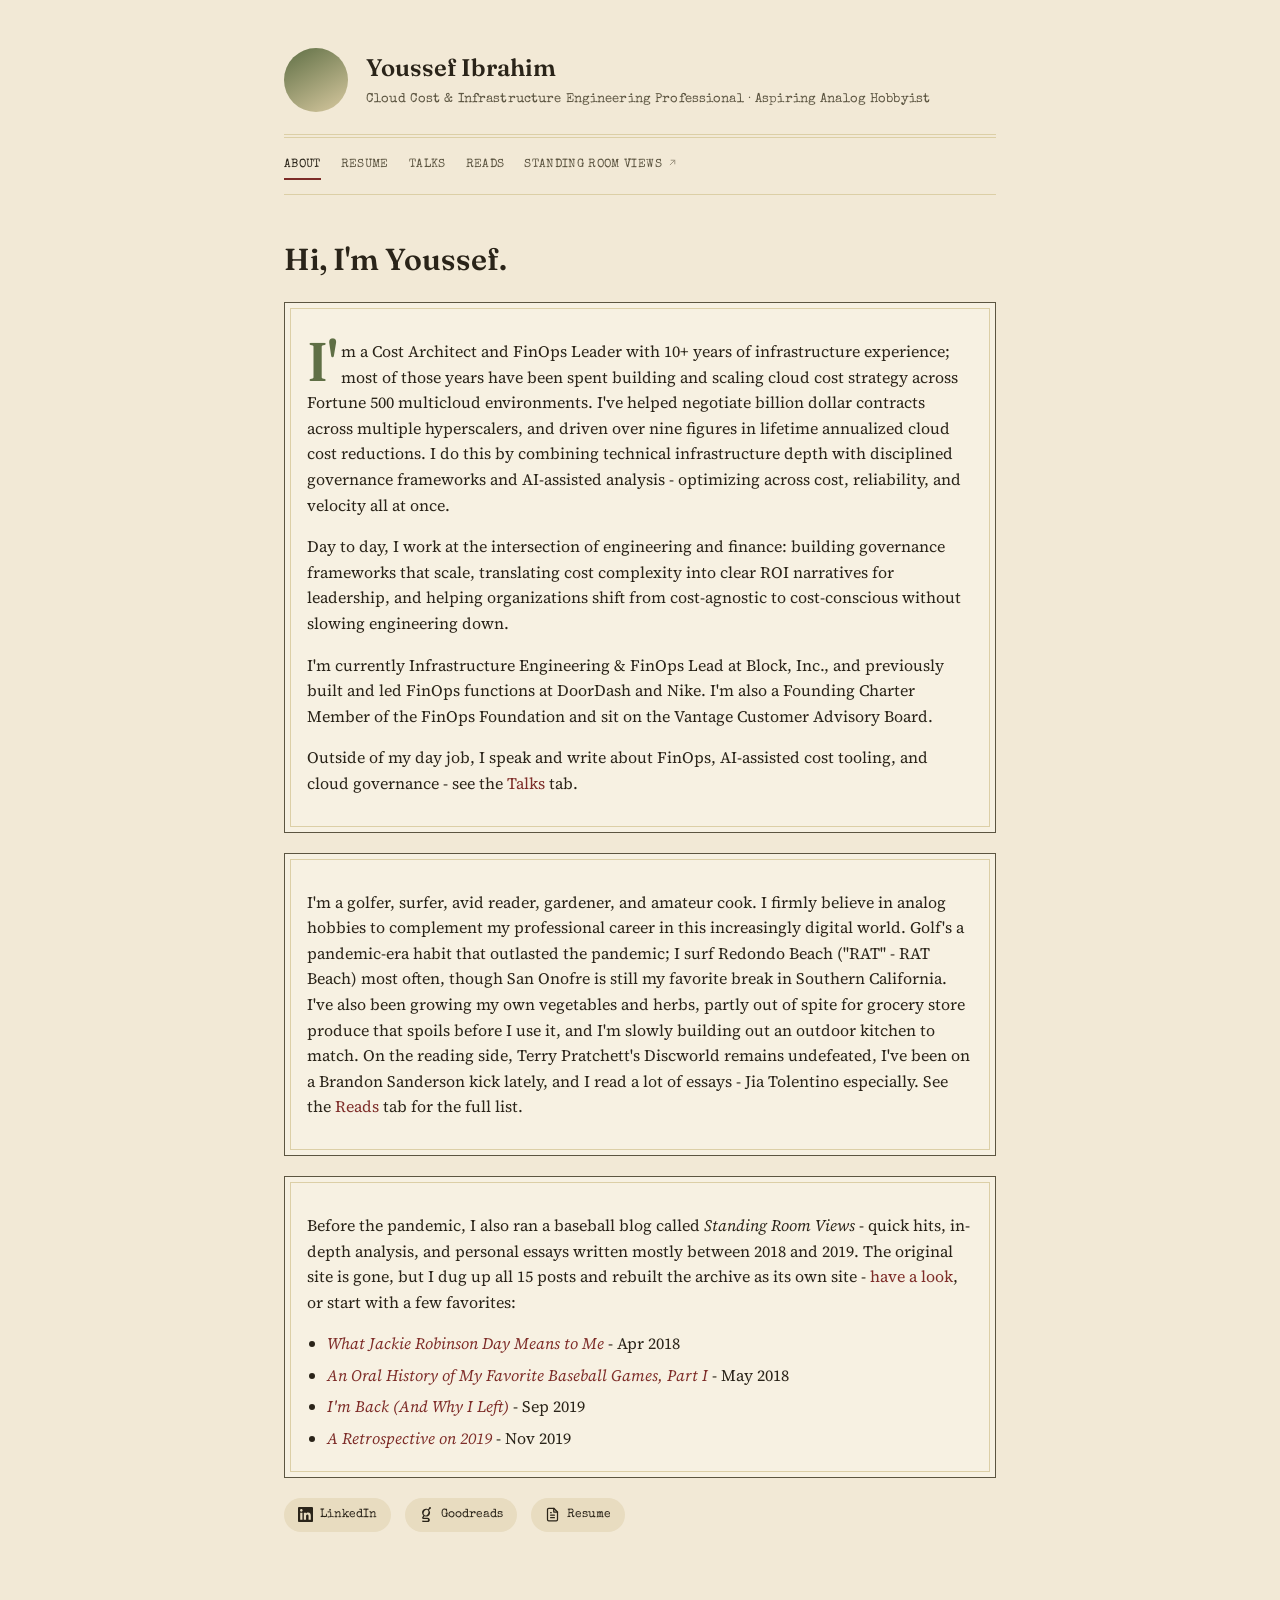
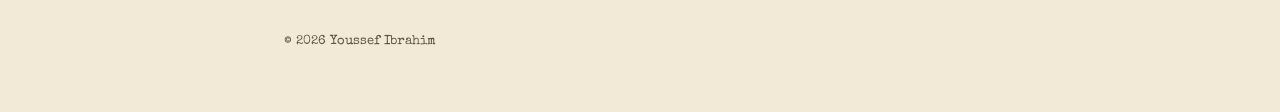
<file: index.html>
<!DOCTYPE html>
<html lang="en">
<head>
<meta charset="UTF-8">
<meta name="viewport" content="width=device-width, initial-scale=1.0">
<title>Youssef Ibrahim</title>
<link rel="stylesheet" href="https://fonts.googleapis.com/css2?family=Fraunces:ital,opsz,wght@0,9..144,440;0,9..144,600;1,9..144,500&family=Source+Serif+4:opsz,wght@8..60,400;8..60,600&family=Cormorant+Garamond:ital,wght@0,500;1,500;1,600&family=Special+Elite&display=swap">
<link rel="stylesheet" href="style.css">
</head>
<body>

<header class="site-header">
  <div class="brand-row">
    <div class="avatar"></div>
    <div>
      <p class="brand-name">Youssef Ibrahim</p>
      <p class="brand-tagline">Cloud Cost &amp; Infrastructure Engineering Professional &middot; Aspiring Analog Hobbyist</p>
    </div>
  </div>
  <div class="rule-pair"></div>
  <nav class="site-nav">
    <a href="index.html" class="active">About</a>
    <a href="resume.html">Resume</a>
    <a href="talks.html">Talks</a>
    <a href="reads.html">Reads</a>
    <a href="https://yti93.github.io/standing-room-views/">Standing Room Views<svg class="nav-external-icon" fill="none" stroke="currentColor" stroke-width="2" stroke-linecap="round" stroke-linejoin="round" viewBox="0 0 24 24" xmlns="http://www.w3.org/2000/svg"><path d="M7 17L17 7M9 7h8v8"/></svg></a>
  </nav>
</header>

<main class="wrap">
  <h1>Hi, I'm Youssef.</h1>

  <div class="card dropcap">
    <p>I'm a Cost Architect and FinOps Leader with 10+ years of infrastructure experience; most
    of those years have been spent building and scaling cloud cost strategy across Fortune 500
    multicloud environments. I've helped negotiate billion dollar contracts across multiple
    hyperscalers, and driven over nine figures in lifetime annualized cloud cost reductions. I
    do this by combining technical infrastructure depth with disciplined governance frameworks
    and AI-assisted analysis - optimizing across cost, reliability, and velocity all at
    once.</p>

    <p>Day to day, I work at the intersection of engineering and finance: building governance
    frameworks that scale, translating cost complexity into clear ROI narratives for
    leadership, and helping organizations shift from cost-agnostic to cost-conscious without
    slowing engineering down.</p>

    <p>I'm currently Infrastructure Engineering &amp; FinOps Lead at Block, Inc., and previously
    built and led FinOps functions at DoorDash and Nike. I'm also a Founding Charter Member of
    the FinOps Foundation and sit on the Vantage Customer Advisory Board.</p>

    <p>Outside of my day job, I speak and write about FinOps, AI-assisted cost tooling, and
    cloud governance - see the <a href="talks.html">Talks</a> tab.</p>
  </div>

  <div class="card">
    <p>I'm a golfer, surfer, avid reader, gardener, and amateur cook. I firmly believe in analog
    hobbies to complement my professional career in this increasingly digital world. Golf's a
    pandemic-era habit that outlasted the pandemic; I surf Redondo Beach ("RAT" - RAT Beach)
    most often, though San Onofre is still my favorite break in Southern California. I've also
    been growing my own vegetables and herbs, partly out of spite for grocery store produce that
    spoils before I use it, and I'm slowly building out an outdoor kitchen to match. On the
    reading side, Terry Pratchett's Discworld remains undefeated, I've been on a Brandon
    Sanderson kick lately, and I read a lot of essays - Jia Tolentino especially. See the
    <a href="reads.html">Reads</a> tab for the full list.</p>
  </div>

  <div class="card">
    <p>Before the pandemic, I also ran a baseball blog called <em>Standing Room Views</em> -
    quick hits, in-depth analysis, and personal essays written mostly between 2018 and 2019. The
    original site is gone, but I dug up all 15 posts and rebuilt the archive as its own site -
    <a href="https://yti93.github.io/standing-room-views/" target="_blank" rel="noopener">have a
    look</a>, or start with a few favorites:</p>

    <ul class="tight">
      <li><a href="https://yti93.github.io/standing-room-views/2018/04/22/what-jackie-robinson-day-means-to-me/" target="_blank" rel="noopener"><em>What Jackie Robinson Day Means to Me</em></a> - Apr 2018</li>
      <li><a href="https://yti93.github.io/standing-room-views/2018/05/10/an-oral-history-of-my-favorite-baseball-games-part-i/" target="_blank" rel="noopener"><em>An Oral History of My Favorite Baseball Games, Part I</em></a> - May 2018</li>
      <li><a href="https://yti93.github.io/standing-room-views/2019/09/30/im-back-and-why-i-left/" target="_blank" rel="noopener"><em>I'm Back (And Why I Left)</em></a> - Sep 2019</li>
      <li><a href="https://yti93.github.io/standing-room-views/2019/11/05/a-retrospective-on-2019/" target="_blank" rel="noopener"><em>A Retrospective on 2019</em></a> - Nov 2019</li>
    </ul>
  </div>

  <div class="links-row">
    <a href="https://www.linkedin.com/in/yousseftibrahim/" target="_blank" rel="noopener">
      <svg fill="currentColor" role="img" viewBox="0 0 24 24" xmlns="http://www.w3.org/2000/svg"><title>LinkedIn</title><path d="M20.447 20.452h-3.554v-5.569c0-1.328-.027-3.037-1.852-3.037-1.853 0-2.136 1.445-2.136 2.939v5.667H9.351V9h3.414v1.561h.046c.477-.9 1.637-1.85 3.37-1.85 3.601 0 4.267 2.37 4.267 5.455v6.286zM5.337 7.433c-1.144 0-2.063-.926-2.063-2.065 0-1.138.92-2.063 2.063-2.063 1.14 0 2.064.925 2.064 2.063 0 1.139-.925 2.065-2.064 2.065zm1.782 13.019H3.555V9h3.564v11.452zM22.225 0H1.771C.792 0 0 .774 0 1.729v20.542C0 23.227.792 24 1.771 24h20.451C23.2 24 24 23.227 24 22.271V1.729C24 .774 23.2 0 22.222 0h.003z"/></svg>
      LinkedIn
    </a>
    <a href="https://www.goodreads.com/user/show/31605655-youssef-ibrahim" target="_blank" rel="noopener">
      <svg fill="currentColor" role="img" viewBox="0 0 24 24" xmlns="http://www.w3.org/2000/svg"><title>Goodreads</title><path d="M17.346.026c.422-.083.859.037 1.179.325.346.284.55.705.557 1.153-.023.457-.247.88-.612 1.156l-2.182 1.748a.601.601 0 0 0-.255.43.52.52 0 0 0 .11.424 5.886 5.886 0 0 1 .832 6.58c-1.394 2.79-4.503 3.99-7.501 2.927a.792.792 0 0 0-.499-.01c-.224.07-.303.18-.453.383l-.014.02-.941 1.254s-.792.985.457.935c3.027-.119 3.817-.119 5.439-.01 2.641.18 3.806 1.903 3.806 3.275 0 1.623-1.036 3.383-3.809 3.383a117.46 117.46 0 0 0-5.517-.03c-.31.005-.597.013-.835.02-.228.006-.41.011-.52.011-.712 0-1.648-.186-1.66-1.068-.008-.729.624-1.12 1.11-1.172.43-.045.815.007 1.24.064.252.034.518.07.815.088.185.011.366.025.552.038.53.038 1.102.08 1.926.087.427.005.759.01 1.025.015.695.012.941.016 1.28-.015 1.248-.112 1.832-.61 1.832-1.376 0-.805-.584-1.264-1.698-1.414-1.564-.213-2.33-.163-3.72-.074a87.66 87.66 0 0 1-1.669.095c-.608.029-2.449.026-2.682-1.492-.053-.416-.073-1.116.807-2.325l.75-1.003c.36-.49.582-.898.053-1.559 0 0-.39-.468-.52-.638-1.215-1.587-1.512-4.08-.448-6.114 1.577-3.011 5.4-4.26 8.37-2.581.253.143.438.203.655.163.201-.032.27-.167.363-.344.02-.04.042-.082.067-.126.004-.01.241-.465.535-1.028l.734-1.41a1.493 1.493 0 0 1 1.041-.785ZM9.193 13.243c1.854.903 3.912.208 5.254-2.47 1.352-2.699.827-5.11-1.041-6.023C10.918 3.537 8.81 5.831 8.017 7.41c-1.355 2.698-.717 4.886 1.147 5.818Z"/></svg>
      Goodreads
    </a>
    <a href="resume.html">
      <svg fill="none" stroke="currentColor" stroke-width="2" stroke-linecap="round" stroke-linejoin="round" viewBox="0 0 24 24" xmlns="http://www.w3.org/2000/svg"><path d="M14 2H6a2 2 0 0 0-2 2v16a2 2 0 0 0 2 2h12a2 2 0 0 0 2-2V8z"/><path d="M14 2v6h6"/><path d="M9 13h6M9 17h6M9 9h1"/></svg>
      Resume
    </a>
  </div>
</main>

<footer class="site-footer">
  &copy; <span id="year"></span> Youssef Ibrahim
</footer>

<script>document.getElementById('year').textContent = new Date().getFullYear();</script>
</body>
</html>
</file>
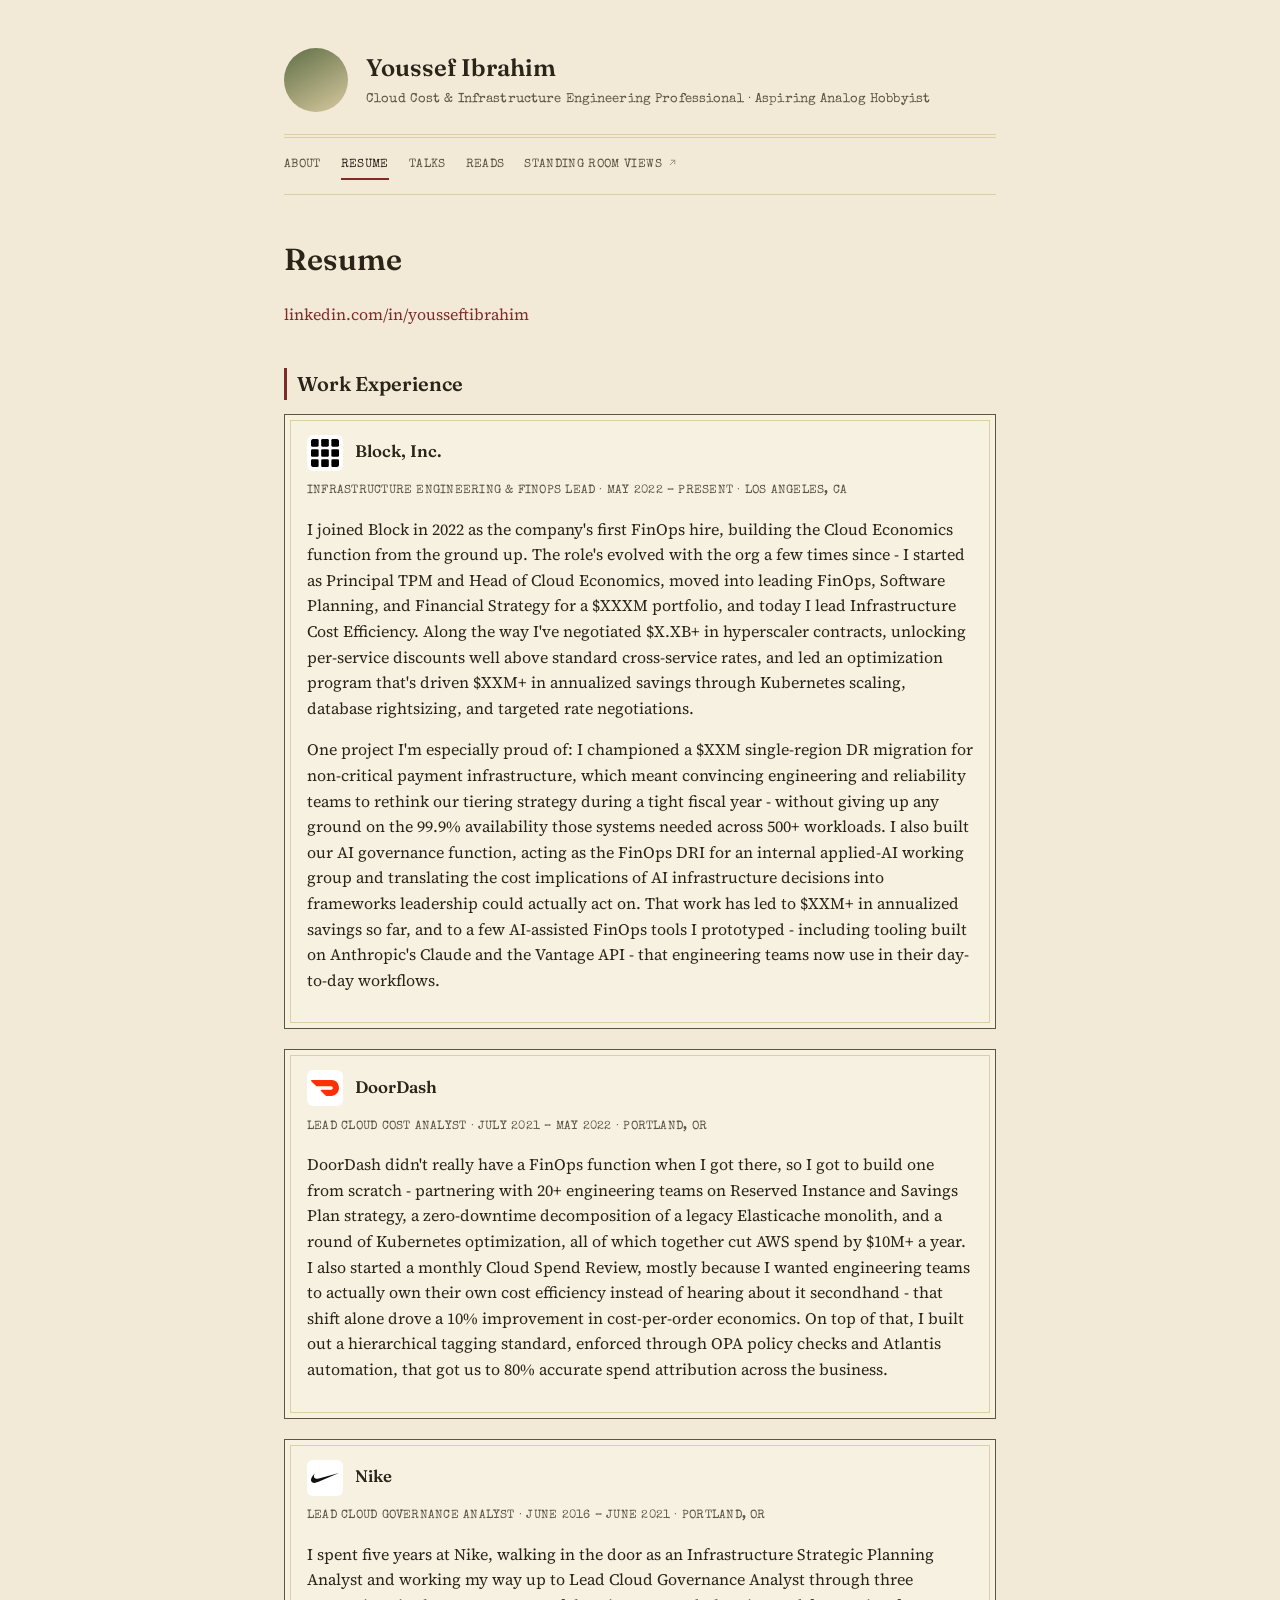
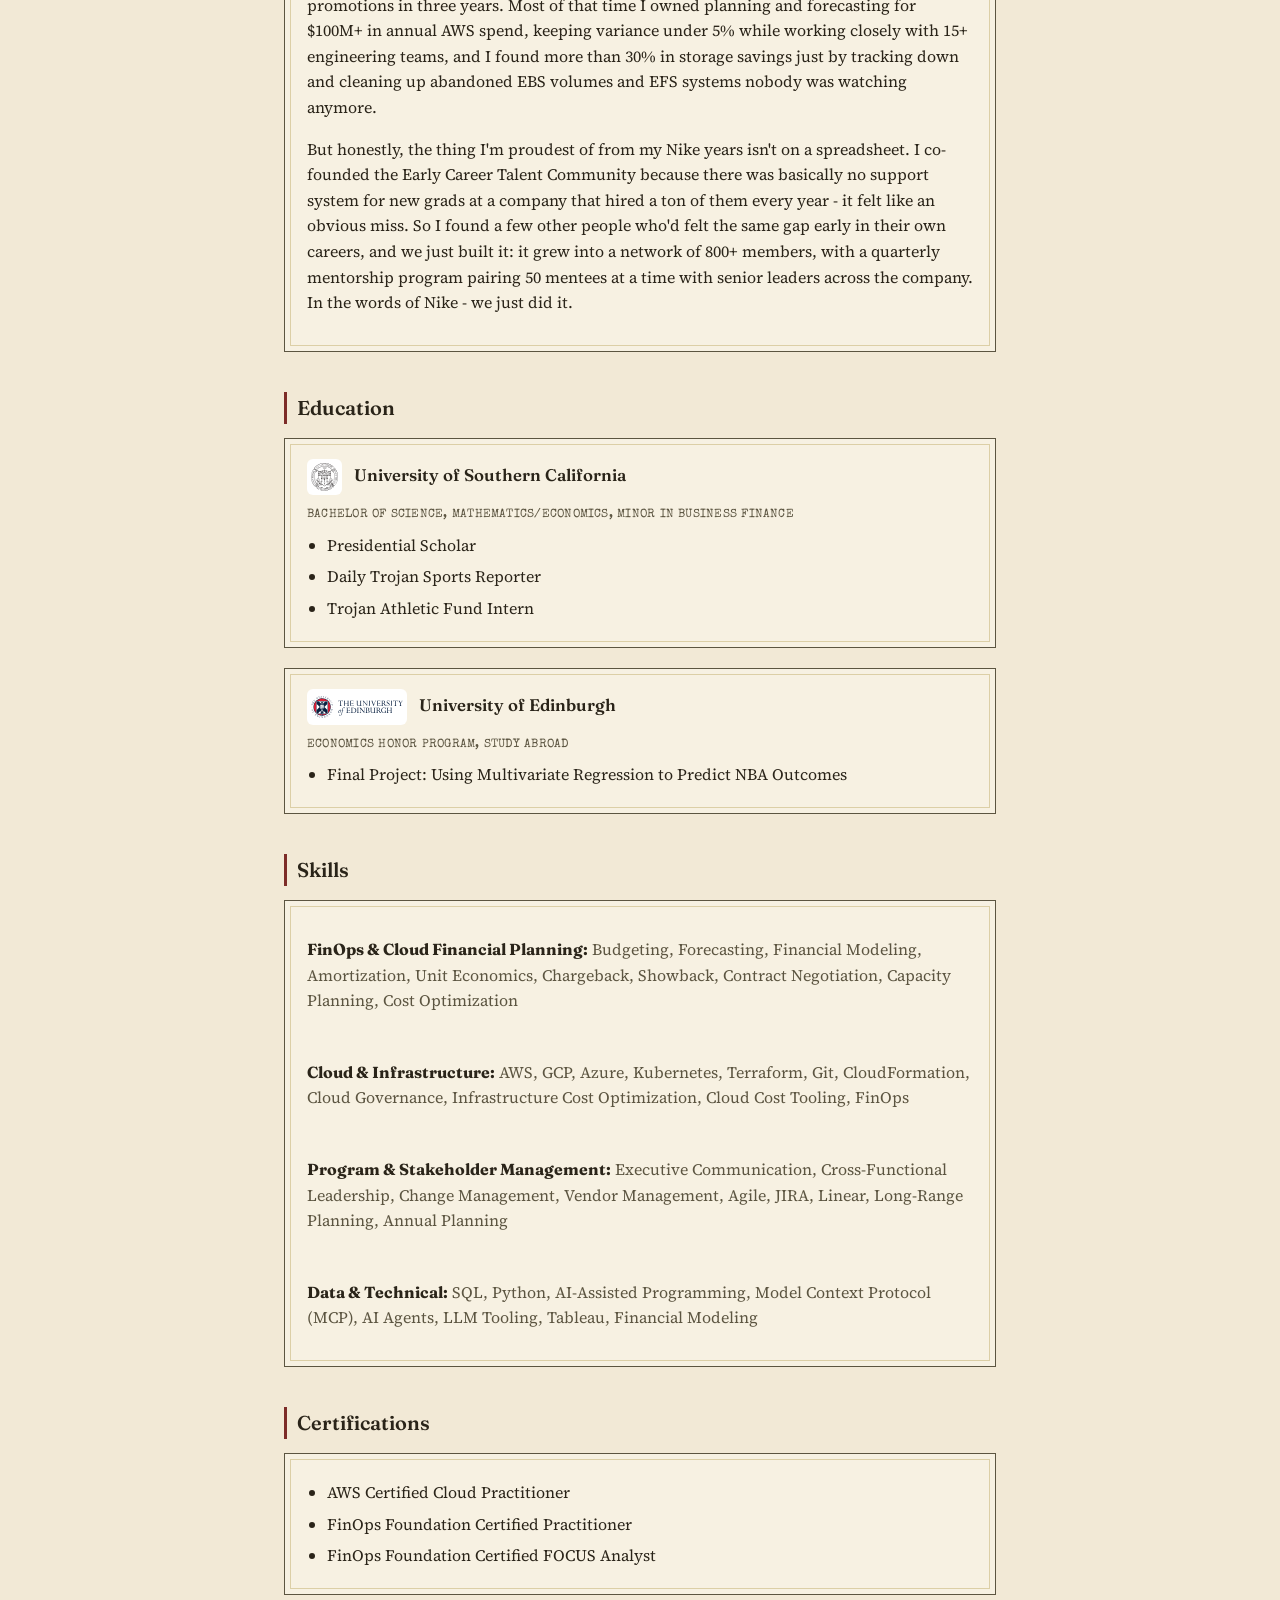
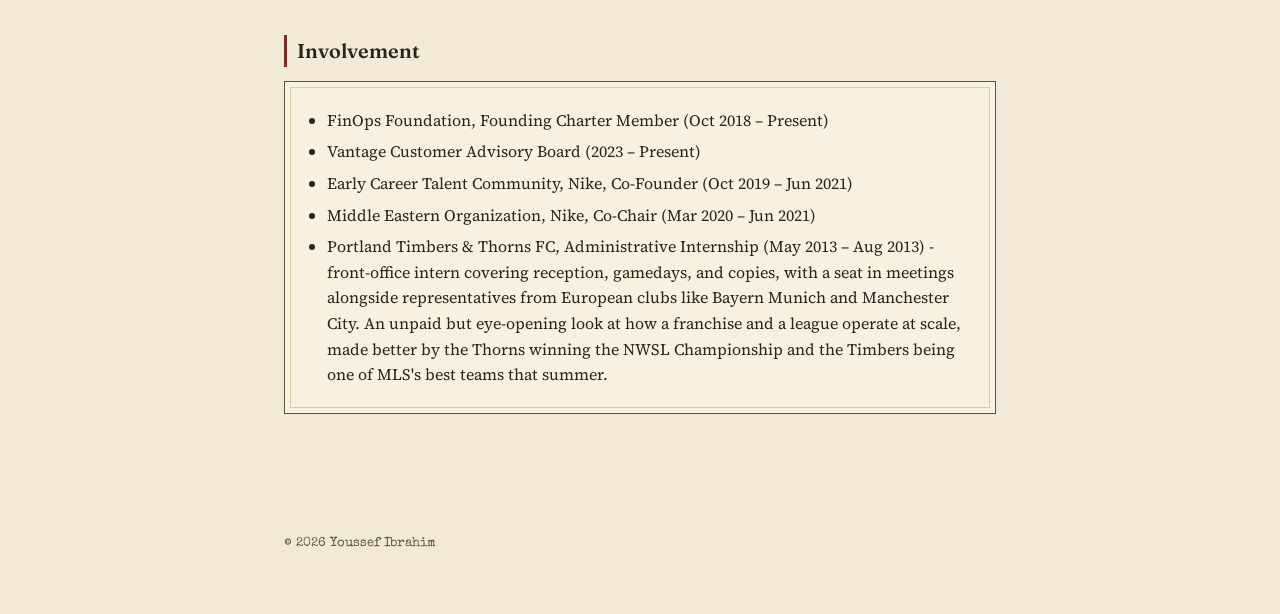
<file: resume.html>
<!DOCTYPE html>
<html lang="en">
<head>
<meta charset="UTF-8">
<meta name="viewport" content="width=device-width, initial-scale=1.0">
<title>Resume - Youssef Ibrahim</title>
<link rel="stylesheet" href="https://fonts.googleapis.com/css2?family=Fraunces:ital,opsz,wght@0,9..144,440;0,9..144,600;1,9..144,500&family=Source+Serif+4:opsz,wght@8..60,400;8..60,600&family=Cormorant+Garamond:ital,wght@0,500;1,500;1,600&family=Special+Elite&display=swap">
<link rel="stylesheet" href="style.css">
</head>
<body>

<header class="site-header">
  <div class="brand-row">
    <div class="avatar"></div>
    <div>
      <p class="brand-name">Youssef Ibrahim</p>
      <p class="brand-tagline">Cloud Cost &amp; Infrastructure Engineering Professional &middot; Aspiring Analog Hobbyist</p>
    </div>
  </div>
  <div class="rule-pair"></div>
  <nav class="site-nav">
    <a href="index.html">About</a>
    <a href="resume.html" class="active">Resume</a>
    <a href="talks.html">Talks</a>
    <a href="reads.html">Reads</a>
    <a href="https://yti93.github.io/standing-room-views/">Standing Room Views<svg class="nav-external-icon" fill="none" stroke="currentColor" stroke-width="2" stroke-linecap="round" stroke-linejoin="round" viewBox="0 0 24 24" xmlns="http://www.w3.org/2000/svg"><path d="M7 17L17 7M9 7h8v8"/></svg></a>
  </nav>
</header>

<main class="wrap">
  <h1>Resume</h1>
  <p>
    <a href="https://www.linkedin.com/in/yousseftibrahim/" target="_blank" rel="noopener">linkedin.com/in/yousseftibrahim</a>
  </p>

  <h2>Work Experience</h2>

  <div class="card">
    <div class="card-header">
      <img class="company-logo" src="images/logo-block.svg" alt="Block, Inc. logo">
      <h3>Block, Inc.</h3>
    </div>
    <p class="meta">Infrastructure Engineering &amp; FinOps Lead &middot; May 2022 &ndash; Present &middot; Los Angeles, CA</p>
    <p>I joined Block in 2022 as the company's first FinOps hire, building the Cloud Economics
    function from the ground up. The role's evolved with the org a few times since -
    I started as Principal TPM and Head of Cloud Economics, moved into leading FinOps,
    Software Planning, and Financial Strategy for a $XXXM portfolio, and today I lead
    Infrastructure Cost Efficiency. Along the way I've negotiated $X.XB+ in hyperscaler
    contracts, unlocking per-service discounts well above standard cross-service rates, and
    led an optimization program that's driven $XXM+ in annualized savings through Kubernetes
    scaling, database rightsizing, and targeted rate negotiations.</p>
    <p>One project I'm especially proud of: I championed a $XXM single-region DR migration
    for non-critical payment infrastructure, which meant convincing engineering and
    reliability teams to rethink our tiering strategy during a tight fiscal year -
    without giving up any ground on the 99.9% availability those systems needed across 500+
    workloads. I also built our AI governance function, acting as the FinOps DRI for an
    internal applied-AI working group and translating the cost implications of AI
    infrastructure decisions into frameworks leadership could actually act on. That work has
    led to $XXM+ in annualized savings so far, and to a few AI-assisted FinOps tools I
    prototyped - including tooling built on Anthropic's Claude and the Vantage API
    - that engineering teams now use in their day-to-day workflows.</p>
  </div>

  <div class="card">
    <div class="card-header">
      <img class="company-logo" src="images/logo-doordash.svg" alt="DoorDash logo">
      <h3>DoorDash</h3>
    </div>
    <p class="meta">Lead Cloud Cost Analyst &middot; July 2021 &ndash; May 2022 &middot; Portland, OR</p>
    <p>DoorDash didn't really have a FinOps function when I got there, so I got to build one
    from scratch - partnering with 20+ engineering teams on Reserved Instance and
    Savings Plan strategy, a zero-downtime decomposition of a legacy Elasticache monolith,
    and a round of Kubernetes optimization, all of which together cut AWS spend by $10M+ a
    year. I also started a monthly Cloud Spend Review, mostly because I wanted engineering
    teams to actually own their own cost efficiency instead of hearing about it secondhand
    - that shift alone drove a 10% improvement in cost-per-order economics. On top of
    that, I built out a hierarchical tagging standard, enforced through OPA policy checks and
    Atlantis automation, that got us to 80% accurate spend attribution across the business.</p>
  </div>

  <div class="card">
    <div class="card-header">
      <img class="company-logo" src="images/logo-nike.svg" alt="Nike logo">
      <h3>Nike</h3>
    </div>
    <p class="meta">Lead Cloud Governance Analyst &middot; June 2016 &ndash; June 2021 &middot; Portland, OR</p>
    <p>I spent five years at Nike, walking in the door as an Infrastructure Strategic
    Planning Analyst and working my way up to Lead Cloud Governance Analyst through three
    promotions in three years. Most of that time I owned planning and forecasting for $100M+
    in annual AWS spend, keeping variance under 5% while working closely with 15+ engineering
    teams, and I found more than 30% in storage savings just by tracking down and cleaning up
    abandoned EBS volumes and EFS systems nobody was watching anymore.</p>
    <p>But honestly, the thing I'm proudest of from my Nike years isn't on a spreadsheet.
    I co-founded the Early Career Talent Community because there was basically no support
    system for new grads at a company that hired a ton of them every year - it felt
    like an obvious miss. So I found a few other people who'd felt the same gap early in
    their own careers, and we just built it: it grew into a network of 800+ members, with a
    quarterly mentorship program pairing 50 mentees at a time with senior leaders across the
    company. In the words of Nike - we just did it.</p>
  </div>

  <h2>Education</h2>
  <div class="card">
    <div class="card-header">
      <img class="company-logo" src="images/logo-usc.svg" alt="University of Southern California seal">
      <h3>University of Southern California</h3>
    </div>
    <p class="meta">Bachelor of Science, Mathematics/Economics, Minor in Business Finance</p>
    <ul class="tight">
      <li>Presidential Scholar</li>
      <li>Daily Trojan Sports Reporter</li>
      <li>Trojan Athletic Fund Intern</li>
    </ul>
  </div>
  <div class="card">
    <div class="card-header">
      <img class="company-logo" src="images/logo-edinburgh.svg" alt="University of Edinburgh logo">
      <h3>University of Edinburgh</h3>
    </div>
    <p class="meta">Economics Honor Program, Study Abroad</p>
    <ul class="tight">
      <li>Final Project: Using Multivariate Regression to Predict NBA Outcomes</li>
    </ul>
  </div>

  <h2>Skills</h2>
  <div class="card">
    <div class="skills-grid">
      <p class="skill-cat"><b>FinOps &amp; Cloud Financial Planning:</b> <span>Budgeting, Forecasting, Financial Modeling, Amortization, Unit Economics, Chargeback, Showback, Contract Negotiation, Capacity Planning, Cost Optimization</span></p>
      <p class="skill-cat"><b>Cloud &amp; Infrastructure:</b> <span>AWS, GCP, Azure, Kubernetes, Terraform, Git, CloudFormation, Cloud Governance, Infrastructure Cost Optimization, Cloud Cost Tooling, FinOps</span></p>
      <p class="skill-cat"><b>Program &amp; Stakeholder Management:</b> <span>Executive Communication, Cross-Functional Leadership, Change Management, Vendor Management, Agile, JIRA, Linear, Long-Range Planning, Annual Planning</span></p>
      <p class="skill-cat"><b>Data &amp; Technical:</b> <span>SQL, Python, AI-Assisted Programming, Model Context Protocol (MCP), AI Agents, LLM Tooling, Tableau, Financial Modeling</span></p>
    </div>
  </div>

  <h2>Certifications</h2>
  <div class="card">
    <ul class="tight">
      <li>AWS Certified Cloud Practitioner</li>
      <li>FinOps Foundation Certified Practitioner</li>
      <li>FinOps Foundation Certified FOCUS Analyst</li>
    </ul>
  </div>

  <h2>Involvement</h2>
  <div class="card">
    <ul class="tight">
      <li>FinOps Foundation, Founding Charter Member (Oct 2018 &ndash; Present)</li>
      <li>Vantage Customer Advisory Board (2023 &ndash; Present)</li>
      <li>Early Career Talent Community, Nike, Co-Founder (Oct 2019 &ndash; Jun 2021)</li>
      <li>Middle Eastern Organization, Nike, Co-Chair (Mar 2020 &ndash; Jun 2021)</li>
      <li>Portland Timbers &amp; Thorns FC, Administrative Internship (May 2013 &ndash; Aug 2013) - front-office
      intern covering reception, gamedays, and copies, with a seat in meetings alongside representatives
      from European clubs like Bayern Munich and Manchester City. An unpaid but eye-opening look at how
      a franchise and a league operate at scale, made better by the Thorns winning the NWSL Championship
      and the Timbers being one of MLS's best teams that summer.</li>
    </ul>
  </div>
</main>

<footer class="site-footer">
  &copy; <span id="year"></span> Youssef Ibrahim
</footer>

<script>document.getElementById('year').textContent = new Date().getFullYear();</script>
</body>
</html>
</file>
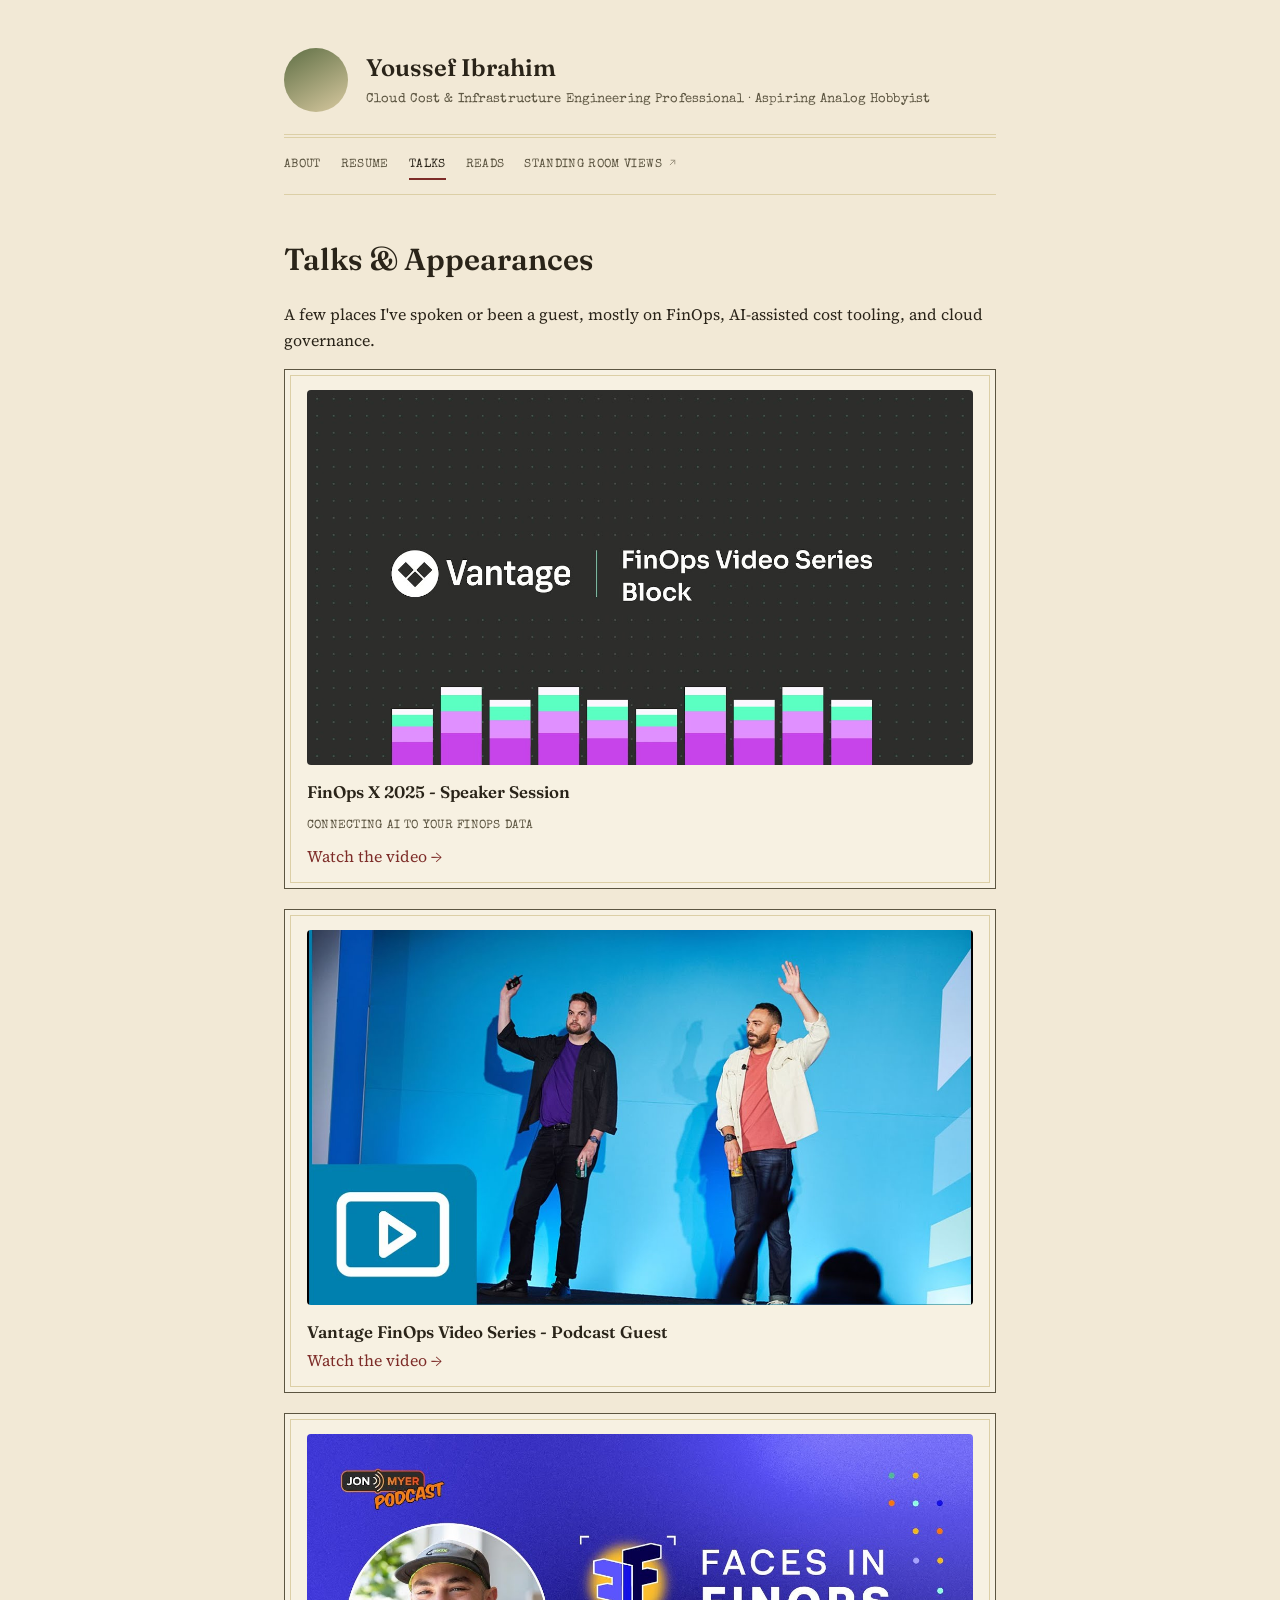
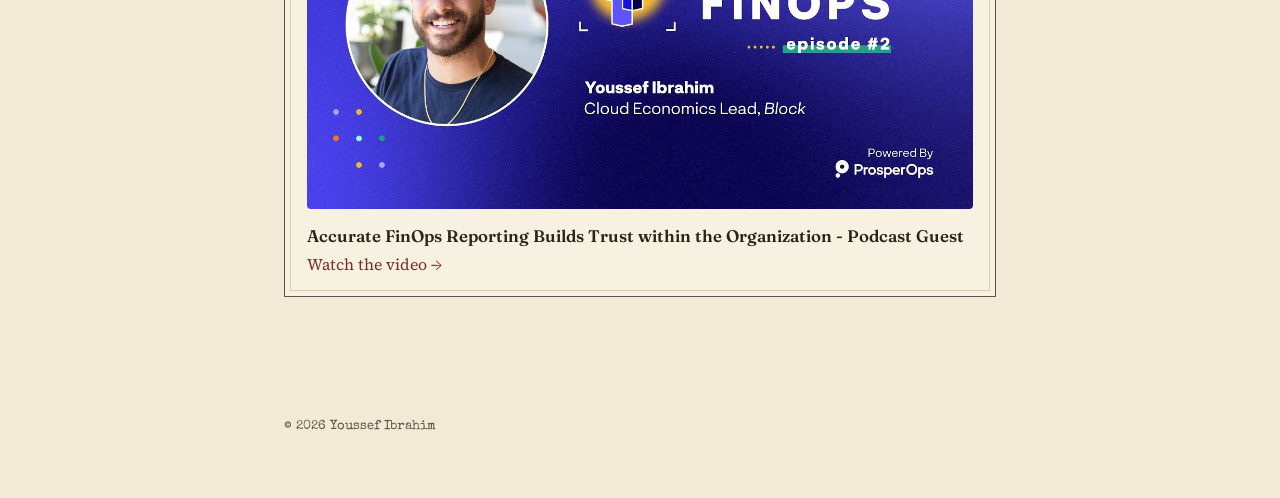
<file: talks.html>
<!DOCTYPE html>
<html lang="en">
<head>
<meta charset="UTF-8">
<meta name="viewport" content="width=device-width, initial-scale=1.0">
<title>Talks - Youssef Ibrahim</title>
<link rel="stylesheet" href="https://fonts.googleapis.com/css2?family=Fraunces:ital,opsz,wght@0,9..144,440;0,9..144,600;1,9..144,500&family=Source+Serif+4:opsz,wght@8..60,400;8..60,600&family=Cormorant+Garamond:ital,wght@0,500;1,500;1,600&family=Special+Elite&display=swap">
<link rel="stylesheet" href="style.css">
</head>
<body>

<header class="site-header">
  <div class="brand-row">
    <div class="avatar"></div>
    <div>
      <p class="brand-name">Youssef Ibrahim</p>
      <p class="brand-tagline">Cloud Cost &amp; Infrastructure Engineering Professional &middot; Aspiring Analog Hobbyist</p>
    </div>
  </div>
  <div class="rule-pair"></div>
  <nav class="site-nav">
    <a href="index.html">About</a>
    <a href="resume.html">Resume</a>
    <a href="talks.html" class="active">Talks</a>
    <a href="reads.html">Reads</a>
    <a href="https://yti93.github.io/standing-room-views/">Standing Room Views<svg class="nav-external-icon" fill="none" stroke="currentColor" stroke-width="2" stroke-linecap="round" stroke-linejoin="round" viewBox="0 0 24 24" xmlns="http://www.w3.org/2000/svg"><path d="M7 17L17 7M9 7h8v8"/></svg></a>
  </nav>
</header>

<main class="wrap">
  <h1>Talks &amp; Appearances</h1>
  <p>A few places I've spoken or been a guest, mostly on FinOps, AI-assisted cost tooling, and
  cloud governance.</p>

  <div class="card talk-card">
    <a href="https://www.youtube.com/watch?v=X6CfuXcTvaU" target="_blank" rel="noopener">
      <img class="talk-thumb" src="images/talk-finopsx.jpg" alt="Youssef presenting on stage at FinOps X 2025">
    </a>
    <h3>FinOps X 2025 - Speaker Session</h3>
    <p class="meta">Connecting AI to Your FinOps Data</p>
    <a href="https://www.youtube.com/watch?v=X6CfuXcTvaU" target="_blank" rel="noopener">Watch the video &rarr;</a>
  </div>

  <div class="card talk-card">
    <a href="https://www.youtube.com/watch?v=-Qfz5cXhOZY" target="_blank" rel="noopener">
      <img class="talk-thumb" src="images/talk-vantage.jpg" alt="Vantage FinOps Video Series thumbnail">
    </a>
    <h3>Vantage FinOps Video Series - Podcast Guest</h3>
    <a href="https://www.youtube.com/watch?v=-Qfz5cXhOZY" target="_blank" rel="noopener">Watch the video &rarr;</a>
  </div>

  <div class="card talk-card">
    <a href="https://www.youtube.com/watch?v=RJz1zVllh1o" target="_blank" rel="noopener">
      <img class="talk-thumb" src="images/talk-facesinfinops.jpg" alt="Faces in FinOps podcast episode thumbnail featuring Youssef">
    </a>
    <h3>Accurate FinOps Reporting Builds Trust within the Organization - Podcast Guest</h3>
    <a href="https://www.youtube.com/watch?v=RJz1zVllh1o" target="_blank" rel="noopener">Watch the video &rarr;</a>
  </div>
</main>

<footer class="site-footer">
  &copy; <span id="year"></span> Youssef Ibrahim
</footer>

<script>document.getElementById('year').textContent = new Date().getFullYear();</script>
</body>
</html>
</file>
<file: style.css>
:root {
  --cream: #f2e9d6;
  --cream-deep: #e8dcc0;
  --specimen: #f7f1e2;
  --ink: #2a2419;
  --ink-soft: #5c5541;
  --accent: #5f6f45;
  --accent-deep: #7d2c28;
  --accent-soft: #d8c9a0;
  --line: #dccfa6;
  --max: 760px;
  --font-display: 'Fraunces', "Iowan Old Style", Georgia, serif;
  --font-body: 'Source Serif 4', "Iowan Old Style", Georgia, serif;
  --font-tagline: 'Cormorant Garamond', Georgia, serif;
  --font-label: 'Special Elite', "Courier New", monospace;
}

* { box-sizing: border-box; }

html, body {
  margin: 0;
  padding: 0;
  background: var(--cream);
  color: var(--ink);
  font-family: var(--font-body);
  line-height: 1.6;
  overflow-wrap: break-word;
}

a { color: var(--accent-deep); text-decoration: none; }
a:hover { text-decoration: underline; }

.wrap {
  max-width: var(--max);
  margin: 0 auto;
  padding: 0 24px 80px;
}

header.site-header {
  padding: 48px 24px 0;
  max-width: var(--max);
  margin: 0 auto;
}

.brand-row {
  display: flex;
  align-items: center;
  gap: 18px;
  margin-bottom: 22px;
}

.avatar {
  width: 64px;
  height: 64px;
  border-radius: 50%;
  background: linear-gradient(150deg, var(--accent), var(--accent-soft));
  flex-shrink: 0;
}

.brand-name {
  font-family: var(--font-display);
  font-size: 1.5rem;
  font-weight: 600;
  margin: 0;
}

.brand-tagline {
  margin: 3px 0 0;
  color: var(--ink-soft);
  font-family: var(--font-label);
  font-size: 0.8rem;
  letter-spacing: 0.01em;
}

.rule-pair {
  border-top: 1px solid var(--line);
  border-bottom: 1px solid var(--line);
  height: 4px;
  margin: 0 0 18px;
}

nav.site-nav {
  display: flex;
  flex-wrap: wrap;
  gap: 20px;
  border-bottom: 1px solid var(--line);
  padding-bottom: 14px;
  margin-bottom: 40px;
  font-family: var(--font-label);
  font-size: 0.72rem;
  letter-spacing: 0.03em;
  text-transform: uppercase;
}

nav.site-nav a {
  color: var(--ink-soft);
  padding-bottom: 4px;
}

nav.site-nav a.active {
  color: var(--ink);
  border-bottom: 2px solid var(--accent-deep);
}

.nav-external-icon {
  width: 11px;
  height: 11px;
  margin-left: 5px;
  vertical-align: -1px;
  opacity: 0.6;
}

h1 {
  font-family: var(--font-display);
  font-weight: 600;
  font-size: 1.9rem;
  margin: 0 0 18px;
  text-wrap: balance;
}

h2 {
  font-family: var(--font-display);
  font-weight: 600;
  font-size: 1.25rem;
  margin: 40px 0 14px;
  color: var(--ink);
  border-left: 3px solid var(--accent-deep);
  padding-left: 10px;
}

h3 {
  font-family: var(--font-display);
  font-weight: 600;
  font-size: 1.05rem;
  margin: 0 0 2px;
}

.meta {
  font-family: var(--font-label);
  font-size: 0.72rem;
  letter-spacing: 0.02em;
  text-transform: uppercase;
  color: var(--ink-soft);
  margin-bottom: 8px;
}

.dropcap p:first-of-type::first-letter {
  float: left;
  font-family: var(--font-display);
  font-size: 3.4em;
  line-height: 0.78;
  padding: 0.04em 0.08em 0 0;
  color: var(--accent);
  font-weight: 600;
}

.card {
  background: var(--specimen);
  border: 1px solid var(--ink-soft);
  padding: 20px 22px 19px;
  margin-bottom: 20px;
  position: relative;
}

.card::before {
  content: "";
  position: absolute;
  inset: 5px;
  border: 1px solid var(--line);
  pointer-events: none;
}

.card-header {
  display: flex;
  align-items: center;
  gap: 12px;
  position: relative;
}

.card-header h3 { min-width: 0; }

.card > *:not(.card-header) { position: relative; }

.company-logo {
  height: 36px;
  width: auto;
  max-width: 100px;
  border-radius: 6px;
  background: #fff;
  padding: 4px;
  flex-shrink: 0;
  object-fit: contain;
}

.links-row {
  display: flex;
  flex-wrap: wrap;
  gap: 14px;
  margin: 20px 0 0;
  font-family: var(--font-label);
  font-size: 0.78rem;
}

.links-row a {
  display: inline-flex;
  align-items: center;
  gap: 7px;
  background: var(--cream-deep);
  padding: 7px 14px;
  border-radius: 999px;
  color: var(--ink);
}

.links-row a:hover { background: var(--accent-soft); text-decoration: none; }

.links-row svg {
  width: 15px;
  height: 15px;
  flex-shrink: 0;
}

.button {
  display: inline-block;
  background: var(--accent-deep);
  color: #fff !important;
  padding: 9px 18px;
  border-radius: 999px;
  font-family: var(--font-label);
  font-size: 0.8rem;
  margin-top: 10px;
}
.button:hover { text-decoration: none; opacity: 0.9; }

.talk-thumb {
  display: block;
  width: 100%;
  border-radius: 4px;
  margin-bottom: 14px;
  aspect-ratio: 16 / 9;
  object-fit: cover;
  position: relative;
}

ul.tight { margin: 6px 0 0; padding-left: 20px; }
ul.tight li { margin-bottom: 6px; }

.skills-grid {
  display: grid;
  gap: 14px;
}

.skill-cat {
  font-family: var(--font-body);
}

.skill-cat b { font-family: var(--font-display); color: var(--ink); }
.skill-cat span { color: var(--ink-soft); }

.reads-stats {
  display: flex;
  flex-wrap: wrap;
  gap: 12px;
  margin: 28px 0 8px;
}

.reads-stat {
  flex: 1 1 130px;
  background: linear-gradient(160deg, var(--cream-deep), var(--accent-soft));
  border: 1px solid var(--line);
  padding: 15px 17px;
  text-align: center;
}

.reads-stat-num {
  display: block;
  font-family: var(--font-display);
  font-size: 1.6rem;
  font-weight: 700;
  color: var(--accent-deep);
  line-height: 1.1;
}

.reads-stat-label {
  display: block;
  margin-top: 4px;
  font-family: var(--font-label);
  font-size: 0.65rem;
  text-transform: uppercase;
  letter-spacing: 0.03em;
  color: var(--ink-soft);
}

.reads-grid {
  column-count: 2;
  column-gap: 20px;
  margin-top: 32px;
}

@media (max-width: 640px) {
  .reads-grid { column-count: 1; }
}

.book-card {
  display: flex;
  gap: 14px;
  align-items: flex-start;
  break-inside: avoid;
}

.book-info {
  min-width: 0;
}

.book-info .meta {
  overflow-wrap: break-word;
}

.book-cover {
  width: 84px;
  flex-shrink: 0;
  border-radius: 3px;
  box-shadow: 0 8px 18px -6px rgba(42, 36, 25, 0.4);
  transition: transform 0.15s ease;
  position: relative;
}

.book-card:hover .book-cover {
  transform: translateY(-3px) rotate(-1.5deg);
}

.book-info h3 {
  font-size: 1rem;
  line-height: 1.3;
}

.book-stars {
  color: var(--accent-deep);
  letter-spacing: 1px;
}

.book-review {
  margin: 10px 0 0;
  padding-left: 12px;
  border-left: 2px solid var(--accent-soft);
  font-size: 0.88rem;
  font-style: italic;
  color: var(--ink-soft);
}

.book-review p { margin: 0 0 8px; }
.book-review p:last-child { margin-bottom: 0; }

footer.site-footer {
  max-width: var(--max);
  margin: 0 auto;
  padding: 20px 24px 60px;
  color: var(--ink-soft);
  font-size: 0.8rem;
  font-family: var(--font-label);
}
</file>
